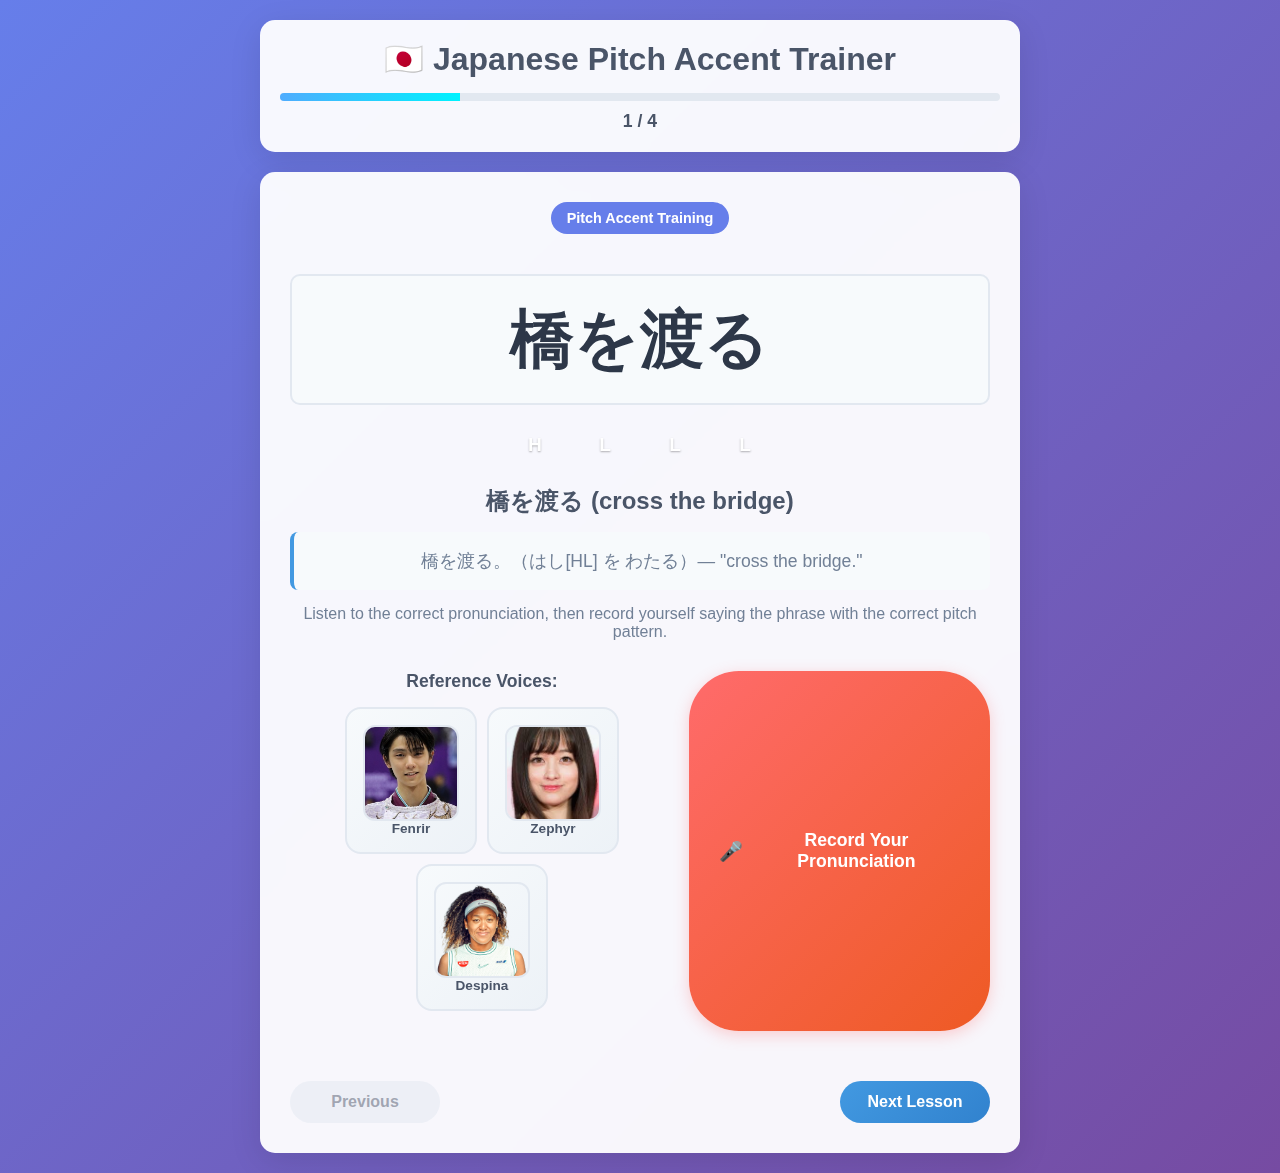
<file: index.html>
<!DOCTYPE html>
<html lang="ja">
<head>
    <meta charset="UTF-8">
    <meta name="viewport" content="width=device-width, initial-scale=1.0">
    <title>Japanese Pitch Accent Trainer</title>
    <link rel="stylesheet" href="styles.css">
</head>
<body>
    <div class="container">
        <!-- Header -->
        <header class="header">
            <h1>🇯🇵 Japanese Pitch Accent Trainer</h1>
            <div class="progress-bar">
                <div class="progress-fill" id="progressFill"></div>
            </div>
            <div class="question-counter">
                <span id="currentQuestion">1</span> / <span id="totalQuestions">4</span>
            </div>
        </header>

        <!-- Main Training Area -->
        <main class="quiz-container">
            <!-- Question Display -->
            <div class="question-area">
                <div class="question-type" id="questionType">Pitch Accent Training</div>
                <div class="japanese-phrase" id="japanesePhrase">はし</div>
                <div class="pitch-pattern" id="pitchPattern">
                    <div class="pitch-visualization">
                        <div class="pitch-bar high" id="pitch1">H</div>
                        <div class="pitch-bar low" id="pitch2">L</div>
                        <div class="pitch-bar low" id="pitch3">L</div>
                        <div class="pitch-bar low" id="pitch4">L</div>
                        <div class="pitch-bar low" id="pitch5">L</div>
                        <div class="pitch-bar low" id="pitch6">L</div>
                        <div class="pitch-bar low" id="pitch7">L</div>
                        <div class="pitch-bar low" id="pitch8">L</div>
                    </div>
                </div>
                <div class="meaning" id="meaning">橋 (bridge)</div>
                <div class="example-sentence" id="exampleSentence">橋を渡る。（はし[HL] を わたる）— "cross the bridge."</div>
                <div class="instructions" id="instructions">
                    Listen to the correct pronunciation, then record yourself saying the phrase with the correct pitch pattern.
                </div>
            </div>

            <!-- Audio Controls -->
            <div class="recording-area">
                <div class="audio-controls">
                    <div class="voice-selection">
                        <h4>Reference Voices:</h4>
                        <div class="voice-buttons">
                            <button id="playMan1Btn" class="voice-btn man-btn" data-voice="man1">
                                <img src="voices/fenrir.jpg" alt="Fenrir" class="voice-icon">
                                <span class="voice-text">Fenrir</span>
                            </button>
                            <button id="playLady1Btn" class="voice-btn lady-btn" data-voice="lady1">
                                <img src="voices/zephyr.jpeg" alt="Zephyr" class="voice-icon">
                                <span class="voice-text">Zephyr</span>
                            </button>
                            <button id="playLady2Btn" class="voice-btn lady-btn" data-voice="lady2">
                                <img src="voices/despina.png" alt="Despina" class="voice-icon">
                                <span class="voice-text">Despina</span>
                            </button>
                        </div>
                    </div>
                    <button id="recordBtn" class="record-btn">
                        <span class="record-icon">🎤</span>
                        <span class="record-text">Record Your Pronunciation</span>
                    </button>
                </div>
                <div class="recording-status" id="recordingStatus"></div>
                
                <div class="transcription-area" id="transcriptionArea" style="display: none;">
                    <h4>What you said:</h4>
                    <div class="transcription-text" id="transcriptionText">Processing your speech...</div>
                    <div class="transcription-confidence" id="transcriptionConfidence"></div>
                </div>
                
                <div class="audio-playback" id="audioPlayback" style="display: none;">
                    <audio controls id="audioPlayer"></audio>
                    <button id="playBtn" class="play-btn">Play Recording</button>
                </div>
            </div>

            <!-- Feedback Area -->
            <div class="feedback-area" id="feedbackArea" style="display: none;">
                <h3>Your Performance</h3>
                <div class="score-display">
                    <div class="score-item">
                        <span class="score-label">Pitch Accuracy:</span>
                        <span class="score-value" id="pitchScore">85%</span>
                    </div>
                    <div class="score-item">
                        <span class="score-label">Pronunciation:</span>
                        <span class="score-value" id="pronunciationScore">78%</span>
                    </div>
                </div>
                <div class="feedback-text" id="feedbackText">
                    Good job! Your pitch pattern was mostly correct. Try to emphasize the high-low pattern more clearly.
                </div>
                <div class="pitch-comparison" id="pitchComparison">
                    <div class="comparison-item">
                        <span class="label">Target:</span>
                        <div class="pitch-bars">
                            <div class="pitch-bar high">H</div>
                            <div class="pitch-bar low">L</div>
                        </div>
                    </div>
                    <div class="comparison-item">
                        <span class="label">Your:</span>
                        <div class="pitch-bars">
                            <div class="pitch-bar medium">M</div>
                            <div class="pitch-bar low">L</div>
                        </div>
                    </div>
                </div>
            </div>

            <!-- Navigation -->
            <div class="navigation">
                <button id="prevBtn" class="nav-btn prev-btn" disabled>Previous</button>
                <button id="nextBtn" class="nav-btn next-btn">Next Lesson</button>
                <button id="submitBtn" class="nav-btn submit-btn" style="display: none;">Complete Training</button>
            </div>
        </main>

        <!-- Results Modal -->
        <div class="modal" id="resultsModal" style="display: none;">
            <div class="modal-content">
                <h2>🎌 Training Complete!</h2>
                <div class="final-scores">
                    <div class="final-score">
                        <span class="score-label">Overall Pitch Accuracy:</span>
                        <span class="score-value" id="overallScore">82%</span>
                    </div>
                    <div class="final-score">
                        <span class="score-label">Level:</span>
                        <span class="score-value" id="levelScore">Intermediate</span>
                    </div>
                </div>
                <div class="recommendations" id="recommendations">
                    <h3>継続のためのアドバイス (Continued Learning Tips)</h3>
                    <ul>
                        <li>Practice pitch patterns daily with native speaker recordings</li>
                        <li>Focus on the high-low contrast in はし (bridge vs chopsticks)</li>
                        <li>Work on distinguishing あめ (rain vs candy) by pitch alone</li>
                        <li>Practice the long vowel difference in びょういん vs びよういん</li>
                    </ul>
                </div>
                <button id="restartBtn" class="restart-btn">Start Over</button>
            </div>
        </div>
    </div>

    <script src="script.js"></script>
</body>
</html>
</file>
<file: styles.css>
/* Reset and Base Styles */
* {
    margin: 0;
    padding: 0;
    box-sizing: border-box;
}

body {
    font-family: 'Segoe UI', Tahoma, Geneva, Verdana, sans-serif;
    background: linear-gradient(135deg, #667eea 0%, #764ba2 100%);
    min-height: 100vh;
    color: #333;
}

.container {
    max-width: 800px;
    margin: 0 auto;
    padding: 20px;
    min-height: 100vh;
    display: flex;
    flex-direction: column;
}

/* Header Styles */
.header {
    background: rgba(255, 255, 255, 0.95);
    border-radius: 15px;
    padding: 20px;
    margin-bottom: 20px;
    box-shadow: 0 8px 32px rgba(0, 0, 0, 0.1);
    backdrop-filter: blur(10px);
}

.header h1 {
    text-align: center;
    color: #4a5568;
    margin-bottom: 15px;
    font-size: 2rem;
    font-weight: 600;
}

.progress-bar {
    width: 100%;
    height: 8px;
    background: #e2e8f0;
    border-radius: 4px;
    overflow: hidden;
    margin-bottom: 10px;
}

.progress-fill {
    height: 100%;
    background: linear-gradient(90deg, #4facfe 0%, #00f2fe 100%);
    width: 0%;
    transition: width 0.3s ease;
}

.question-counter {
    text-align: center;
    font-weight: 600;
    color: #4a5568;
    font-size: 1.1rem;
}

/* Quiz Container */
.quiz-container {
    background: rgba(255, 255, 255, 0.95);
    border-radius: 15px;
    padding: 30px;
    box-shadow: 0 8px 32px rgba(0, 0, 0, 0.1);
    backdrop-filter: blur(10px);
    flex: 1;
    display: flex;
    flex-direction: column;
}

/* Question Area */
.question-area {
    text-align: center;
    margin-bottom: 30px;
}

.question-type {
    display: inline-block;
    background: #667eea;
    color: white;
    padding: 8px 16px;
    border-radius: 20px;
    font-size: 0.9rem;
    font-weight: 600;
    margin-bottom: 20px;
}

.question-content h2 {
    color: #4a5568;
    margin-bottom: 20px;
    font-size: 1.3rem;
}

.japanese-phrase {
    font-size: 4rem;
    font-weight: bold;
    color: #2d3748;
    margin: 20px 0;
    padding: 20px;
    background: #f7fafc;
    border-radius: 10px;
    border: 2px solid #e2e8f0;
    font-family: 'Hiragino Sans', 'Yu Gothic', 'Meiryo', sans-serif;
}

.pitch-pattern {
    margin: 20px 0;
    text-align: center;
}

.pitch-visualization {
    display: flex;
    justify-content: center;
    gap: 10px;
    margin: 15px 0;
}

.pitch-bar {
    width: 60px;
    height: 40px;
    display: flex;
    align-items: center;
    justify-content: center;
    border-radius: 8px;
    font-weight: bold;
    font-size: 1.2rem;
    color: white;
    text-shadow: 0 1px 2px rgba(0,0,0,0.3);
}

.pitch-bar.high {
    background: linear-gradient(135deg, #ff6b6b, #ee5a24);
    box-shadow: 0 4px 15px rgba(255, 107, 107, 0.3);
}

.pitch-bar.low {
    background: linear-gradient(135deg, #4299e1, #3182ce);
    box-shadow: 0 4px 15px rgba(66, 153, 225, 0.3);
}

.pitch-bar.medium {
    background: linear-gradient(135deg, #f6ad55, #ed8936);
    box-shadow: 0 4px 15px rgba(246, 173, 85, 0.3);
}

.meaning {
    font-size: 1.5rem;
    color: #4a5568;
    margin: 15px 0;
    font-weight: 600;
}

.example-sentence {
    font-size: 1.1rem;
    color: #718096;
    margin: 15px 0;
    padding: 15px;
    background: #f7fafc;
    border-radius: 8px;
    border-left: 4px solid #4299e1;
    line-height: 1.6;
}

.audio-controls {
    display: flex;
    gap: 15px;
    justify-content: center;
    margin-bottom: 20px;
}

.audio-btn {
    background: linear-gradient(135deg, #48bb78, #38a169);
    color: white;
    border: none;
    padding: 12px 24px;
    border-radius: 25px;
    font-size: 1rem;
    font-weight: 600;
    cursor: pointer;
    transition: all 0.3s ease;
    display: flex;
    align-items: center;
    gap: 8px;
    box-shadow: 0 4px 15px rgba(72, 187, 120, 0.3);
}

.audio-btn:hover {
    transform: translateY(-2px);
    box-shadow: 0 6px 20px rgba(72, 187, 120, 0.4);
}

.pitch-comparison {
    margin-top: 20px;
    padding: 15px;
    background: #f7fafc;
    border-radius: 10px;
    border: 1px solid #e2e8f0;
}

.comparison-item {
    display: flex;
    align-items: center;
    gap: 15px;
    margin: 10px 0;
}

.comparison-item .label {
    font-weight: 600;
    color: #4a5568;
    min-width: 60px;
}

.pitch-bars {
    display: flex;
    gap: 8px;
}

.instructions {
    color: #718096;
    font-size: 1rem;
    margin-top: 15px;
}

/* Recording Area */
.recording-area {
    text-align: center;
    margin-bottom: 30px;
}

.recording-controls {
    margin-bottom: 20px;
}

.record-btn {
    background: linear-gradient(135deg, #ff6b6b, #ee5a24);
    color: white;
    border: none;
    padding: 15px 30px;
    border-radius: 50px;
    font-size: 1.1rem;
    font-weight: 600;
    cursor: pointer;
    transition: all 0.3s ease;
    display: inline-flex;
    align-items: center;
    gap: 10px;
    box-shadow: 0 4px 15px rgba(255, 107, 107, 0.3);
}

.record-btn:hover {
    transform: translateY(-2px);
    box-shadow: 0 6px 20px rgba(255, 107, 107, 0.4);
}

.record-btn.recording {
    background: linear-gradient(135deg, #ff4757, #c44569);
    animation: pulse 1.5s infinite;
}

@keyframes pulse {
    0% { transform: scale(1); }
    50% { transform: scale(1.05); }
    100% { transform: scale(1); }
}

.record-icon {
    font-size: 1.2rem;
}

.recording-status {
    margin-top: 10px;
    font-weight: 600;
    color: #4a5568;
}

.recording-status.recording {
    color: #e53e3e;
}

.audio-playback {
    margin-top: 20px;
}

.play-btn {
    background: #4299e1;
    color: white;
    border: none;
    padding: 10px 20px;
    border-radius: 25px;
    cursor: pointer;
    margin-top: 10px;
    transition: background 0.3s ease;
}

.play-btn:hover {
    background: #3182ce;
}

/* Feedback Area */
.feedback-area {
    background: #f7fafc;
    border-radius: 10px;
    padding: 20px;
    margin-bottom: 20px;
    border-left: 4px solid #4299e1;
}

.feedback-area h3 {
    color: #2d3748;
    margin-bottom: 15px;
    font-size: 1.2rem;
}

.score-display {
    display: flex;
    justify-content: space-around;
    margin-bottom: 15px;
}

.score-item {
    text-align: center;
}

.score-label {
    display: block;
    color: #718096;
    font-size: 0.9rem;
    margin-bottom: 5px;
}

.score-value {
    display: block;
    font-size: 1.5rem;
    font-weight: bold;
    color: #2d3748;
}

.feedback-text {
    color: #4a5568;
    font-style: italic;
    text-align: center;
}

/* Navigation */
.navigation {
    display: flex;
    justify-content: space-between;
    gap: 15px;
    margin-top: auto;
}

.nav-btn {
    padding: 12px 24px;
    border: none;
    border-radius: 25px;
    font-size: 1rem;
    font-weight: 600;
    cursor: pointer;
    transition: all 0.3s ease;
    flex: 1;
    max-width: 150px;
}

.prev-btn {
    background: #e2e8f0;
    color: #4a5568;
}

.prev-btn:not(:disabled):hover {
    background: #cbd5e0;
}

.prev-btn:disabled {
    opacity: 0.5;
    cursor: not-allowed;
}

.next-btn, .submit-btn {
    background: linear-gradient(135deg, #4299e1, #3182ce);
    color: white;
}

.next-btn:hover, .submit-btn:hover {
    transform: translateY(-2px);
    box-shadow: 0 4px 15px rgba(66, 153, 225, 0.3);
}

.submit-btn {
    background: linear-gradient(135deg, #48bb78, #38a169);
}

.submit-btn:hover {
    box-shadow: 0 4px 15px rgba(72, 187, 120, 0.3);
}

/* Modal */
.modal {
    position: fixed;
    top: 0;
    left: 0;
    width: 100%;
    height: 100%;
    background: rgba(0, 0, 0, 0.5);
    display: flex;
    justify-content: center;
    align-items: center;
    z-index: 1000;
}

.modal-content {
    background: white;
    border-radius: 15px;
    padding: 30px;
    max-width: 500px;
    width: 90%;
    text-align: center;
    box-shadow: 0 20px 40px rgba(0, 0, 0, 0.2);
}

.modal-content h2 {
    color: #2d3748;
    margin-bottom: 20px;
    font-size: 1.8rem;
}

.final-scores {
    margin-bottom: 20px;
}

.final-score {
    margin-bottom: 10px;
}

.final-score .score-label {
    display: inline;
    color: #4a5568;
    font-size: 1.1rem;
}

.final-score .score-value {
    display: inline;
    font-size: 1.3rem;
    font-weight: bold;
    color: #2d3748;
    margin-left: 10px;
}

.recommendations {
    text-align: left;
    margin-bottom: 20px;
}

.recommendations h3 {
    color: #2d3748;
    margin-bottom: 10px;
    text-align: center;
}

.recommendations ul {
    list-style: none;
    padding: 0;
}

.recommendations li {
    padding: 5px 0;
    color: #4a5568;
    position: relative;
    padding-left: 20px;
}

.recommendations li:before {
    content: "•";
    color: #4299e1;
    font-weight: bold;
    position: absolute;
    left: 0;
}

.restart-btn {
    background: linear-gradient(135deg, #667eea, #764ba2);
    color: white;
    border: none;
    padding: 12px 24px;
    border-radius: 25px;
    font-size: 1rem;
    font-weight: 600;
    cursor: pointer;
    transition: all 0.3s ease;
}

.restart-btn:hover {
    transform: translateY(-2px);
    box-shadow: 0 4px 15px rgba(102, 126, 234, 0.3);
}

/* Voice Selection Styles */
.voice-selection {
    margin-bottom: 20px;
    text-align: center;
}

.voice-selection h4 {
    color: #4a5568;
    margin-bottom: 15px;
    font-size: 1.1rem;
    font-weight: 600;
}

.voice-buttons {
    display: flex;
    gap: 10px;
    justify-content: center;
    flex-wrap: wrap;
}

.voice-btn {
    background: linear-gradient(135deg, #f7fafc, #edf2f7);
    border: 2px solid #e2e8f0;
    border-radius: 16px;
    padding: 16px;
    cursor: pointer;
    transition: all 0.3s ease;
    display: flex;
    flex-direction: column;
    align-items: center;
    justify-content: center;
    min-width: 120px;
    min-height: 120px;
    font-size: 0.9rem;
}

.voice-btn:hover {
    background: linear-gradient(135deg, #e6fffa, #b2f5ea);
    border-color: #38b2ac;
    transform: translateY(-2px);
    box-shadow: 0 4px 12px rgba(56, 178, 172, 0.2);
}

.voice-btn:active {
    transform: translateY(0);
}

.voice-btn:disabled {
    opacity: 0.6;
    cursor: not-allowed;
    transform: none;
}

.voice-btn.playing {
    background: linear-gradient(135deg, #e6fffa, #b2f5ea);
    border-color: #38b2ac;
    box-shadow: 0 4px 12px rgba(56, 178, 172, 0.3);
    animation: pulse 1.5s infinite;
}

@keyframes pulse {
    0%, 100% {
        transform: scale(1);
    }
    50% {
        transform: scale(1.05);
    }
}

.voice-btn.man-btn:hover {
    background: linear-gradient(135deg, #ebf8ff, #bee3f8);
    border-color: #3182ce;
    box-shadow: 0 4px 12px rgba(49, 130, 206, 0.2);
}

.voice-btn.man-btn:hover .voice-icon {
    border-color: #3182ce;
    transform: scale(1.05);
}

.voice-btn.lady-btn:hover {
    background: linear-gradient(135deg, #fdf2f8, #fce7f3);
    border-color: #d53f8c;
    box-shadow: 0 4px 12px rgba(213, 63, 140, 0.2);
}

.voice-btn.lady-btn:hover .voice-icon {
    border-color: #d53f8c;
    transform: scale(1.05);
}

.voice-icon {
    width: 96px;
    height: 96px;
    border-radius: 12px;
    object-fit: cover;
    border: 2px solid #e2e8f0;
    transition: all 0.3s ease;
}

.voice-text {
    font-weight: 600;
    color: #4a5568;
    font-size: 0.85rem;
}

/* Transcription Area Styles */
.transcription-area {
    background: linear-gradient(135deg, #f7fafc, #edf2f7);
    border: 2px solid #e2e8f0;
    border-radius: 12px;
    padding: 20px;
    margin: 20px 0;
    text-align: center;
}

.transcription-area h4 {
    color: #4a5568;
    margin-bottom: 15px;
    font-size: 1.1rem;
    font-weight: 600;
}

.transcription-text {
    background: white;
    border: 2px solid #e2e8f0;
    border-radius: 8px;
    padding: 15px;
    font-size: 1.1rem;
    font-weight: 600;
    color: #2d3748;
    min-height: 50px;
    display: flex;
    align-items: center;
    justify-content: center;
    margin-bottom: 10px;
    transition: all 0.3s ease;
}

.transcription-confidence {
    font-size: 0.9rem;
    color: #718096;
    font-weight: 500;
}

/* Responsive Design */
@media (max-width: 768px) {
    .container {
        padding: 10px;
    }
    
    .quiz-container {
        padding: 20px;
    }
    
    .word-to-pronounce {
        font-size: 2rem;
    }
    
    .score-display {
        flex-direction: column;
        gap: 10px;
    }
    
    .navigation {
        flex-direction: column;
    }
    
    .nav-btn {
        max-width: none;
    }
    
    .voice-buttons {
        flex-direction: column;
        align-items: center;
    }
    
    .voice-btn {
        min-width: 100px;
        min-height: 100px;
    }
    
    .voice-icon {
        width: 80px;
        height: 80px;
    }
}
</file>
